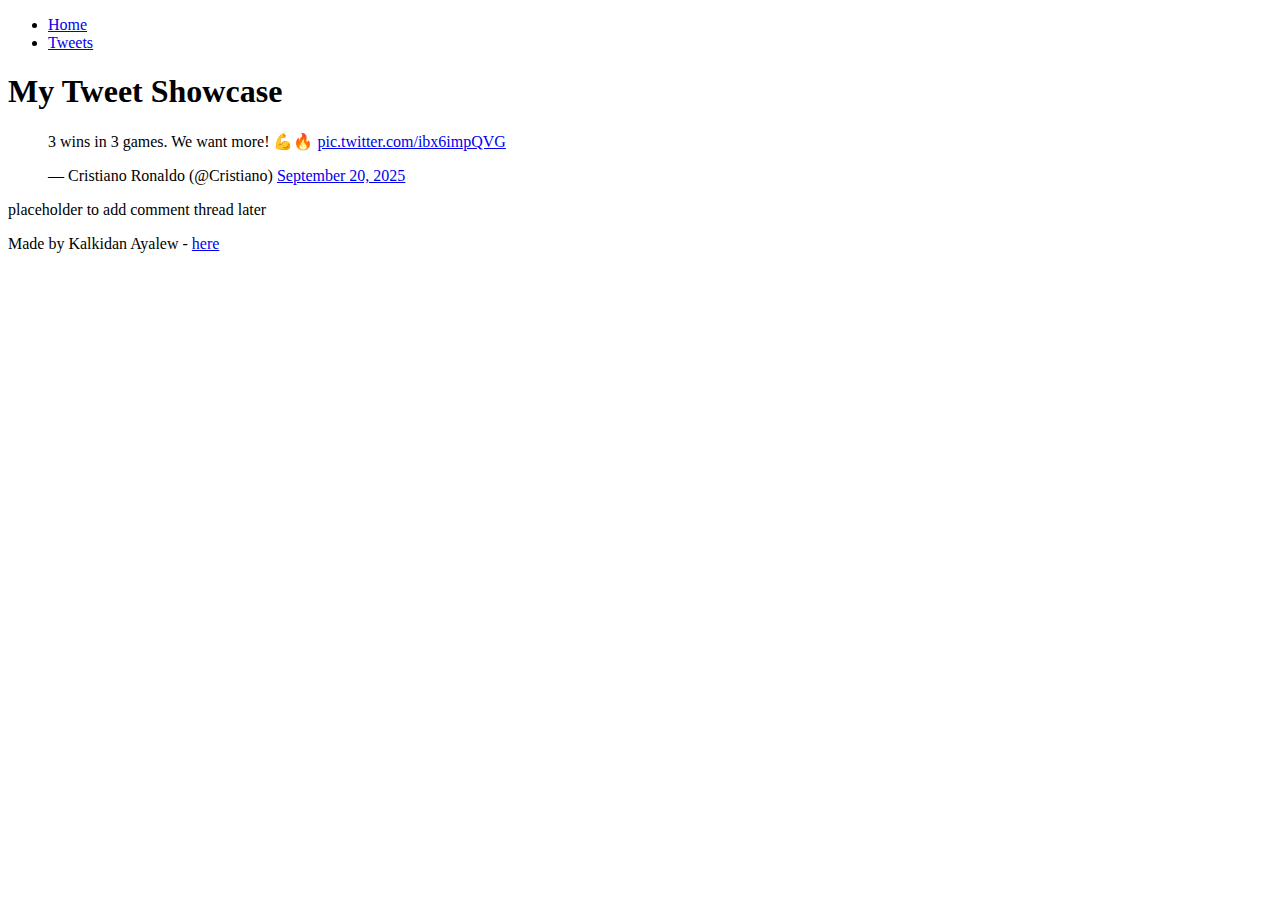
<file: css_basic/tweets.html>
<!DOCTYPE html>
<html lang="en">
<head>
  <meta charset="UTF-8">
  <title>My Tweets</title>
  <link href="base.css" rel="stylesheet">
  <link href="styles.css" rel="stylesheet">
</head>
<body>
  <header>
    <ul>
      <li><a href="index.html">Home</a></li>
      <li><a href="tweets.html">Tweets</a></li>
    </ul>
  </header>
  <main>
    <article>
      <h1>My Tweet Showcase</h1>
       <blockquote class="twitter-tweet"><p lang="en" dir="ltr">3 wins in 3 games. We want more! 💪🔥 <a href="https://t.co/ibx6impQVG">pic.twitter.com/ibx6impQVG</a></p>&mdash; Cristiano Ronaldo (@Cristiano) <a href="https://twitter.com/Cristiano/status/1969515101808984208?ref_src=twsrc%5Etfw">September 20, 2025</a></blockquote> <script async src="https://platform.twitter.com/widgets.js" charset="utf-8"></script>
      <script async src="https://platform.twitter.com/widgets.js" charset="utf-8"></script>
    </article>

    <aside>
      <p>placeholder to add comment thread later</p>
    </aside>
  </main>
  <footer>
    <p>Made by Kalkidan Ayalew - <a href="https://www.alxafrica.com/" target="_blank">here</a></p>
  </footer>
</body>
</html>
</file>
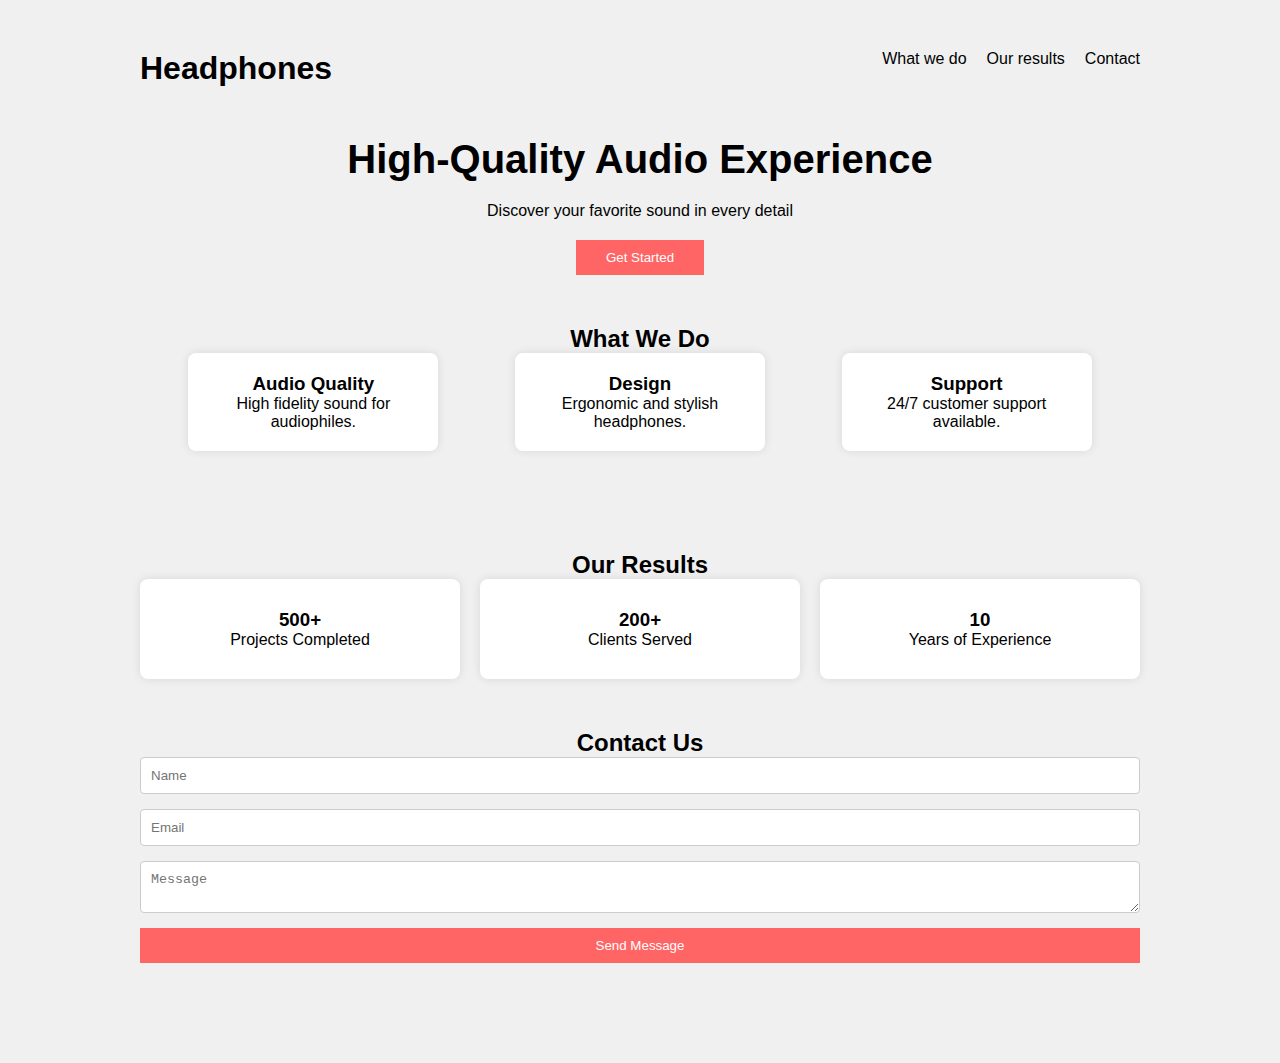
<file: headphones/3-index.html>
<!-- 0-index.html -->
<!DOCTYPE html>
<html lang="en">
<head>
  <meta charset="UTF-8">
  <meta name="viewport" content="width=device-width, initial-scale=1.0">
  <title>Headphones Project</title>
  <link rel="stylesheet" href="3-styles.css">
</head>
<body>
  <header class="hero">
    <nav class="nav">
      <h1 class="logo">Headphones</h1>
      <ul class="nav-links">
        <li><a href="#what-we-do">What we do</a></li>
        <li><a href="#our-results">Our results</a></li>
        <li><a href="#contact">Contact</a></li>
      </ul>
    </nav>
    <div class="hero-content">
      <h2>High-Quality Audio Experience</h2>
      <p>Discover your favorite sound in every detail</p>
      <button>Get Started</button>
    </div>
    <!-- 1-index.html -->
<section id="what-we-do" class="what-we-do">
  <h2>What We Do</h2>
  <div class="cards">
    <div class="card">
      <i class="icon icon-speaker"></i>
      <h3>Audio Quality</h3>
      <p>High fidelity sound for audiophiles.</p>
    </div>
    <div class="card">
      <i class="icon icon-design"></i>
      <h3>Design</h3>
      <p>Ergonomic and stylish headphones.</p>
    </div>
    <div class="card">
      <i class="icon icon-support"></i>
      <h3>Support</h3>
      <p>24/7 customer support available.</p>
    </div>
  </div>
</section>
<section id="our-results" class="our-results">
  <h2>Our Results</h2>
  <div class="results-cards">
    <div class="result-card">
      <h3>500+</h3>
      <p>Projects Completed</p>
    </div>
    <div class="result-card">
      <h3>200+</h3>
      <p>Clients Served</p>
    </div>
    <div class="result-card">
      <h3>10</h3>
      <p>Years of Experience</p>
    </div>
  </div>
</section>
<section id="contact" class="contact">
  <h2>Contact Us</h2>
  <form>
    <input type="text" placeholder="Name" required>
    <input type="email" placeholder="Email" required>
    <textarea placeholder="Message" required></textarea>
    <button type="submit">Send Message</button>
  </form>
</section>

  </header>
</body>
</html>
</file>
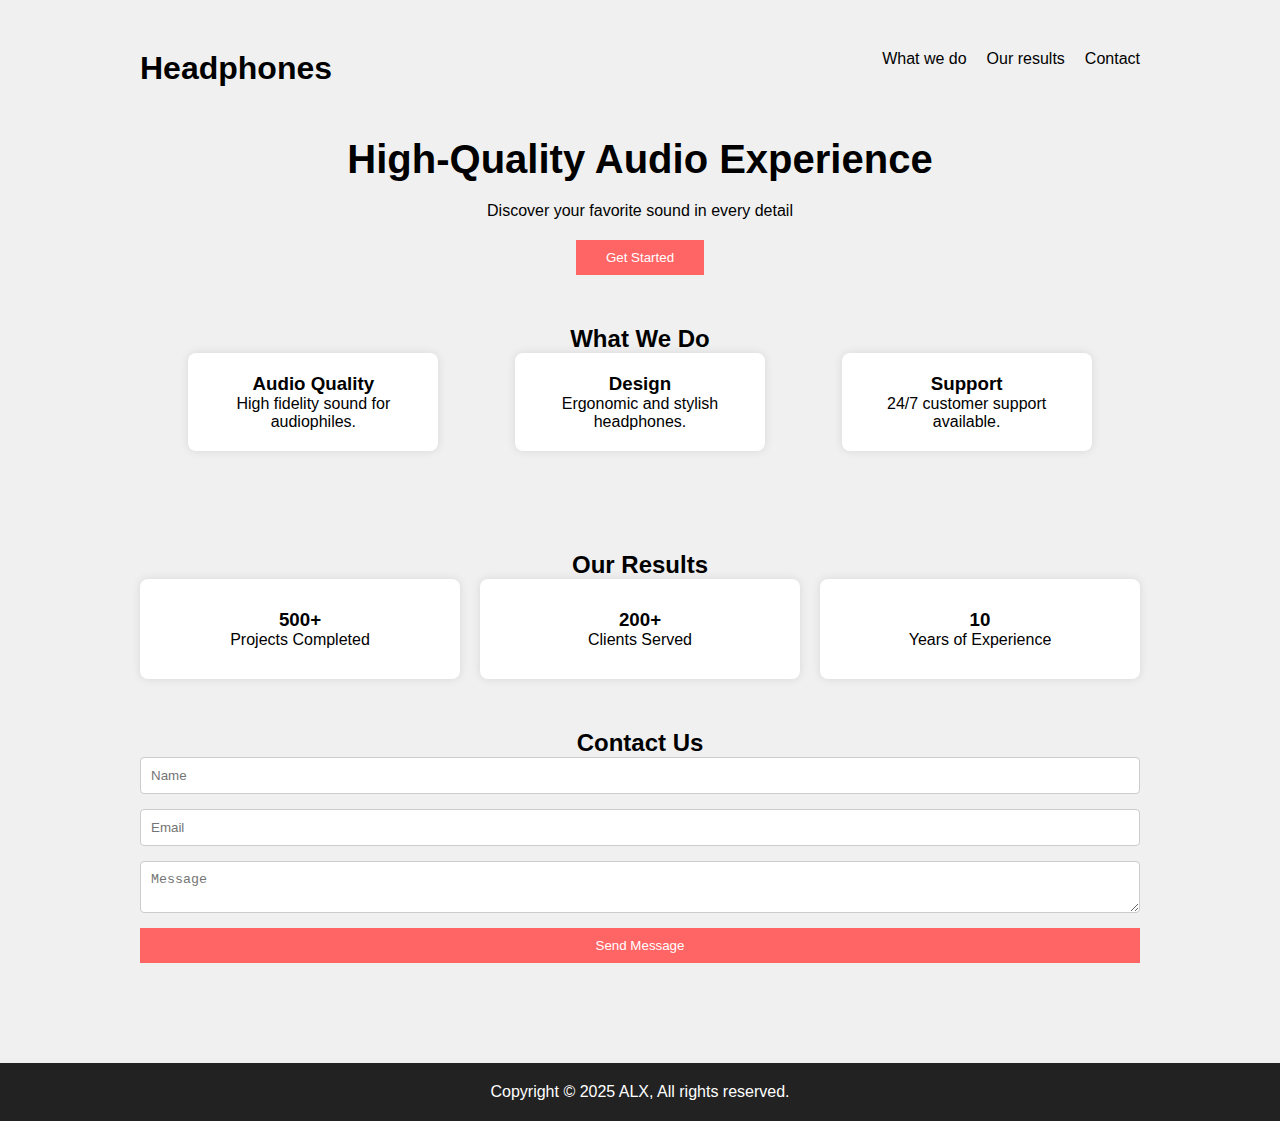
<file: headphones/4-index.html>
<!-- 0-index.html -->
<!DOCTYPE html>
<html lang="en">
<head>
  <meta charset="UTF-8">
  <meta name="viewport" content="width=device-width, initial-scale=1.0">
  <title>Headphones Project</title>
  <link rel="stylesheet" href="4-styles.css">
</head>
<body>
  <header class="hero">
    <nav class="nav">
      <h1 class="logo">Headphones</h1>
      <ul class="nav-links">
        <li><a href="#what-we-do">What we do</a></li>
        <li><a href="#our-results">Our results</a></li>
        <li><a href="#contact">Contact</a></li>
      </ul>
    </nav>
    <div class="hero-content">
      <h2>High-Quality Audio Experience</h2>
      <p>Discover your favorite sound in every detail</p>
      <button>Get Started</button>
    </div>
    <!-- 1-index.html -->
<section id="what-we-do" class="what-we-do">
  <h2>What We Do</h2>
  <div class="cards">
    <div class="card">
      <i class="icon icon-speaker"></i>
      <h3>Audio Quality</h3>
      <p>High fidelity sound for audiophiles.</p>
    </div>
    <div class="card">
      <i class="icon icon-design"></i>
      <h3>Design</h3>
      <p>Ergonomic and stylish headphones.</p>
    </div>
    <div class="card">
      <i class="icon icon-support"></i>
      <h3>Support</h3>
      <p>24/7 customer support available.</p>
    </div>
  </div>
</section>
<section id="our-results" class="our-results">
  <h2>Our Results</h2>
  <div class="results-cards">
    <div class="result-card">
      <h3>500+</h3>
      <p>Projects Completed</p>
    </div>
    <div class="result-card">
      <h3>200+</h3>
      <p>Clients Served</p>
    </div>
    <div class="result-card">
      <h3>10</h3>
      <p>Years of Experience</p>
    </div>
  </div>
</section>
<section id="contact" class="contact">
  <h2>Contact Us</h2>
  <form>
    <input type="text" placeholder="Name" required>
    <input type="email" placeholder="Email" required>
    <textarea placeholder="Message" required></textarea>
    <button type="submit">Send Message</button>
  </form>
</section>

  </header>
  <footer class="footer">
  <p>Copyright © 2025 ALX, All rights reserved.</p>
</footer>

</body>
</html>
</file>
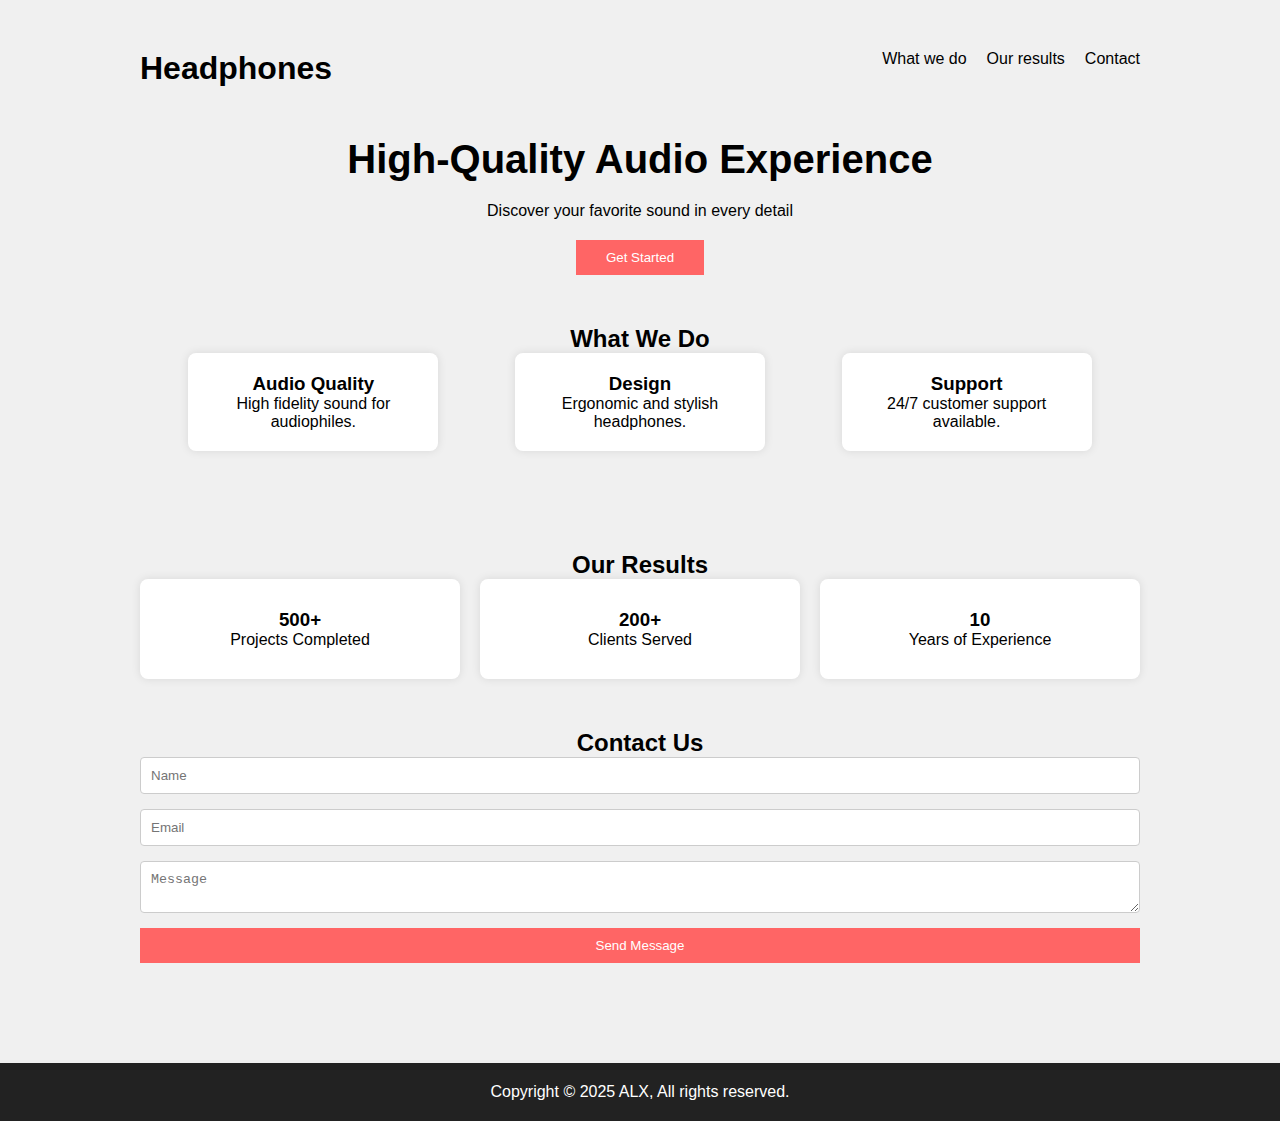
<file: headphones/6-index.html>
<!-- 0-index.html -->
<!DOCTYPE html>
<html lang="en">
<head>
  <meta charset="UTF-8">
  <meta name="viewport" content="width=device-width, initial-scale=1.0">
  <title>Headphones Project</title>
  <link rel="stylesheet" href="6-styles.css">
</head>
<body>
  <header class="hero">
    <nav class="nav">
      <h1 class="logo">Headphones</h1>
      <ul class="nav-links">
        <li><a href="#what-we-do">What we do</a></li>
        <li><a href="#our-results">Our results</a></li>
        <li><a href="#contact">Contact</a></li>
      </ul>
    </nav>
    <div class="hero-content">
      <h2>High-Quality Audio Experience</h2>
      <p>Discover your favorite sound in every detail</p>
      <button>Get Started</button>
    </div>
    <!-- 1-index.html -->
<section id="what-we-do" class="what-we-do">
  <h2>What We Do</h2>
  <div class="cards">
    <div class="card">
      <i class="icon icon-speaker"></i>
      <h3>Audio Quality</h3>
      <p>High fidelity sound for audiophiles.</p>
    </div>
    <div class="card">
      <i class="icon icon-design"></i>
      <h3>Design</h3>
      <p>Ergonomic and stylish headphones.</p>
    </div>
    <div class="card">
      <i class="icon icon-support"></i>
      <h3>Support</h3>
      <p>24/7 customer support available.</p>
    </div>
  </div>
</section>
<section id="our-results" class="our-results">
  <h2>Our Results</h2>
  <div class="results-cards">
    <div class="result-card">
      <h3>500+</h3>
      <p>Projects Completed</p>
    </div>
    <div class="result-card">
      <h3>200+</h3>
      <p>Clients Served</p>
    </div>
    <div class="result-card">
      <h3>10</h3>
      <p>Years of Experience</p>
    </div>
  </div>
</section>
<section id="contact" class="contact">
  <h2>Contact Us</h2>
  <form>
    <input type="text" placeholder="Name" required>
    <input type="email" placeholder="Email" required>
    <textarea placeholder="Message" required></textarea>
    <button type="submit">Send Message</button>
  </form>
</section>

  </header>
  <footer class="footer">
  <p>Copyright © 2025 ALX, All rights reserved.</p>
</footer>
<div class="pentagon"></div>

</body>
</html>
</file>
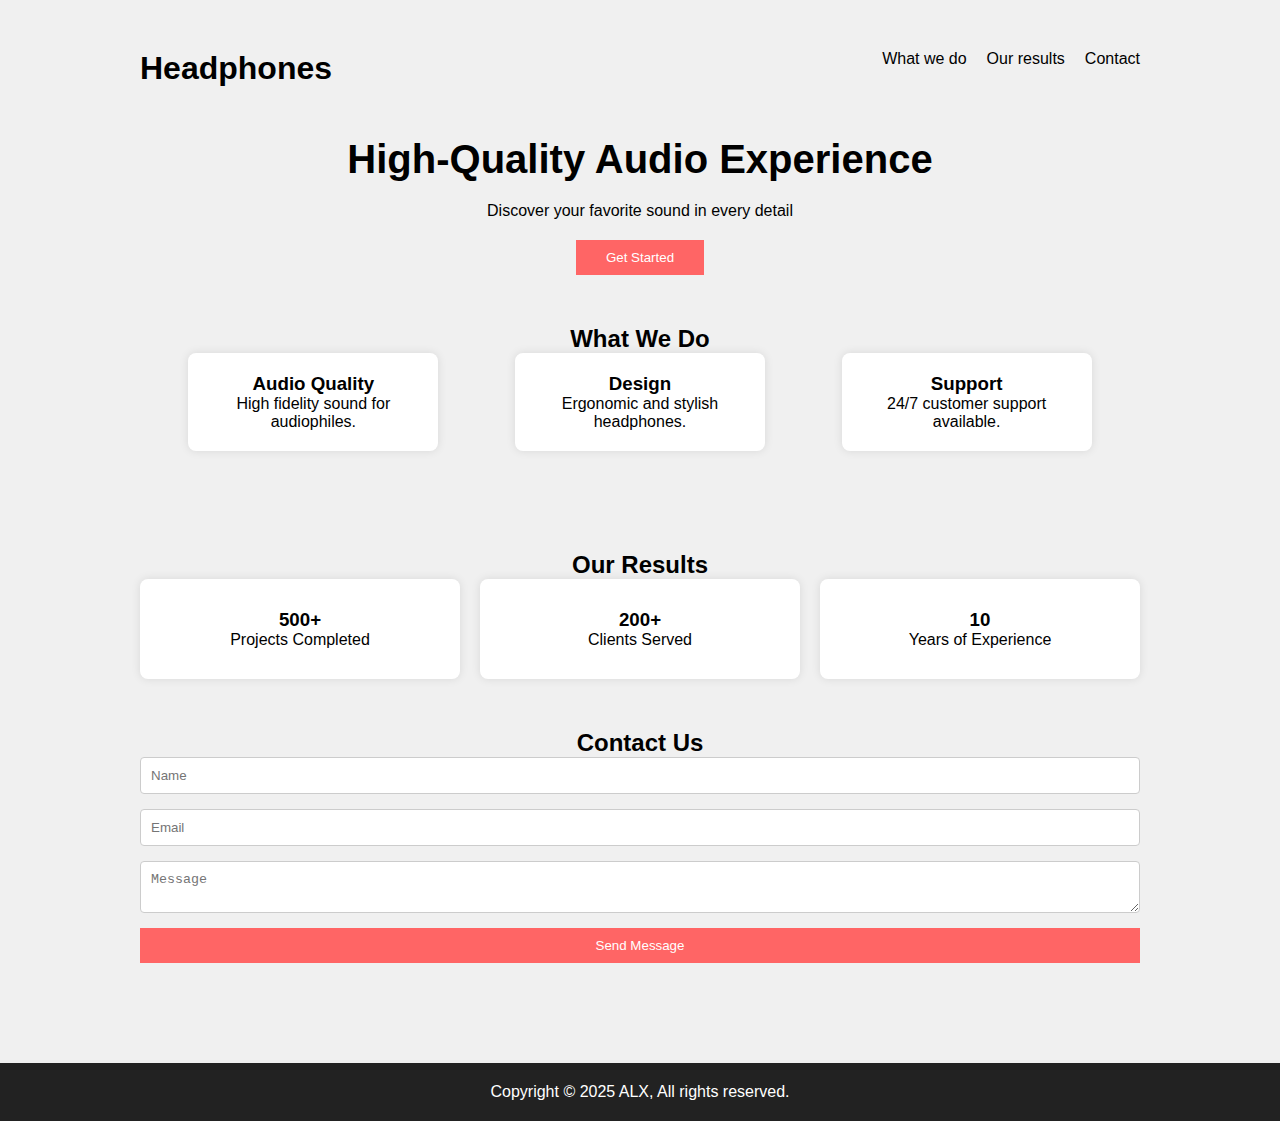
<file: headphones/7-index.html>
<!-- 0-index.html -->
<!DOCTYPE html>
<html lang="en">
<head>
  <meta charset="UTF-8">
  <meta name="viewport" content="width=device-width, initial-scale=1.0">
  <title>Headphones Project</title>
  <link rel="stylesheet" href="7-styles.css">
</head>
<body>
  <header class="hero">
    <nav class="nav">
      <h1 class="logo">Headphones</h1>
      <ul class="nav-links">
        <li><a href="#what-we-do">What we do</a></li>
        <li><a href="#our-results">Our results</a></li>
        <li><a href="#contact">Contact</a></li>
      </ul>
    </nav>
    <div class="hero-content">
      <h2>High-Quality Audio Experience</h2>
      <p>Discover your favorite sound in every detail</p>
      <button>Get Started</button>
    </div>
    <!-- 1-index.html -->
<section id="what-we-do" class="what-we-do">
  <h2>What We Do</h2>
  <div class="cards">
    <div class="card">
      <i class="icon icon-speaker"></i>
      <h3>Audio Quality</h3>
      <p>High fidelity sound for audiophiles.</p>
    </div>
    <div class="card">
      <i class="icon icon-design"></i>
      <h3>Design</h3>
      <p>Ergonomic and stylish headphones.</p>
    </div>
    <div class="card">
      <i class="icon icon-support"></i>
      <h3>Support</h3>
      <p>24/7 customer support available.</p>
    </div>
  </div>
</section>
<section id="our-results" class="our-results">
  <h2>Our Results</h2>
  <div class="results-cards">
    <div class="result-card">
      <h3>500+</h3>
      <p>Projects Completed</p>
    </div>
    <div class="result-card">
      <h3>200+</h3>
      <p>Clients Served</p>
    </div>
    <div class="result-card">
      <h3>10</h3>
      <p>Years of Experience</p>
    </div>
  </div>
</section>
<section id="contact" class="contact">
  <h2>Contact Us</h2>
  <form>
    <input type="text" placeholder="Name" required>
    <input type="email" placeholder="Email" required>
    <textarea placeholder="Message" required></textarea>
    <button type="submit">Send Message</button>
  </form>
</section>

  </header>
  <footer class="footer">
  <p>Copyright © 2025 ALX, All rights reserved.</p>
</footer>
<div class="pentagon"></div>

</body>
</html>
</file>
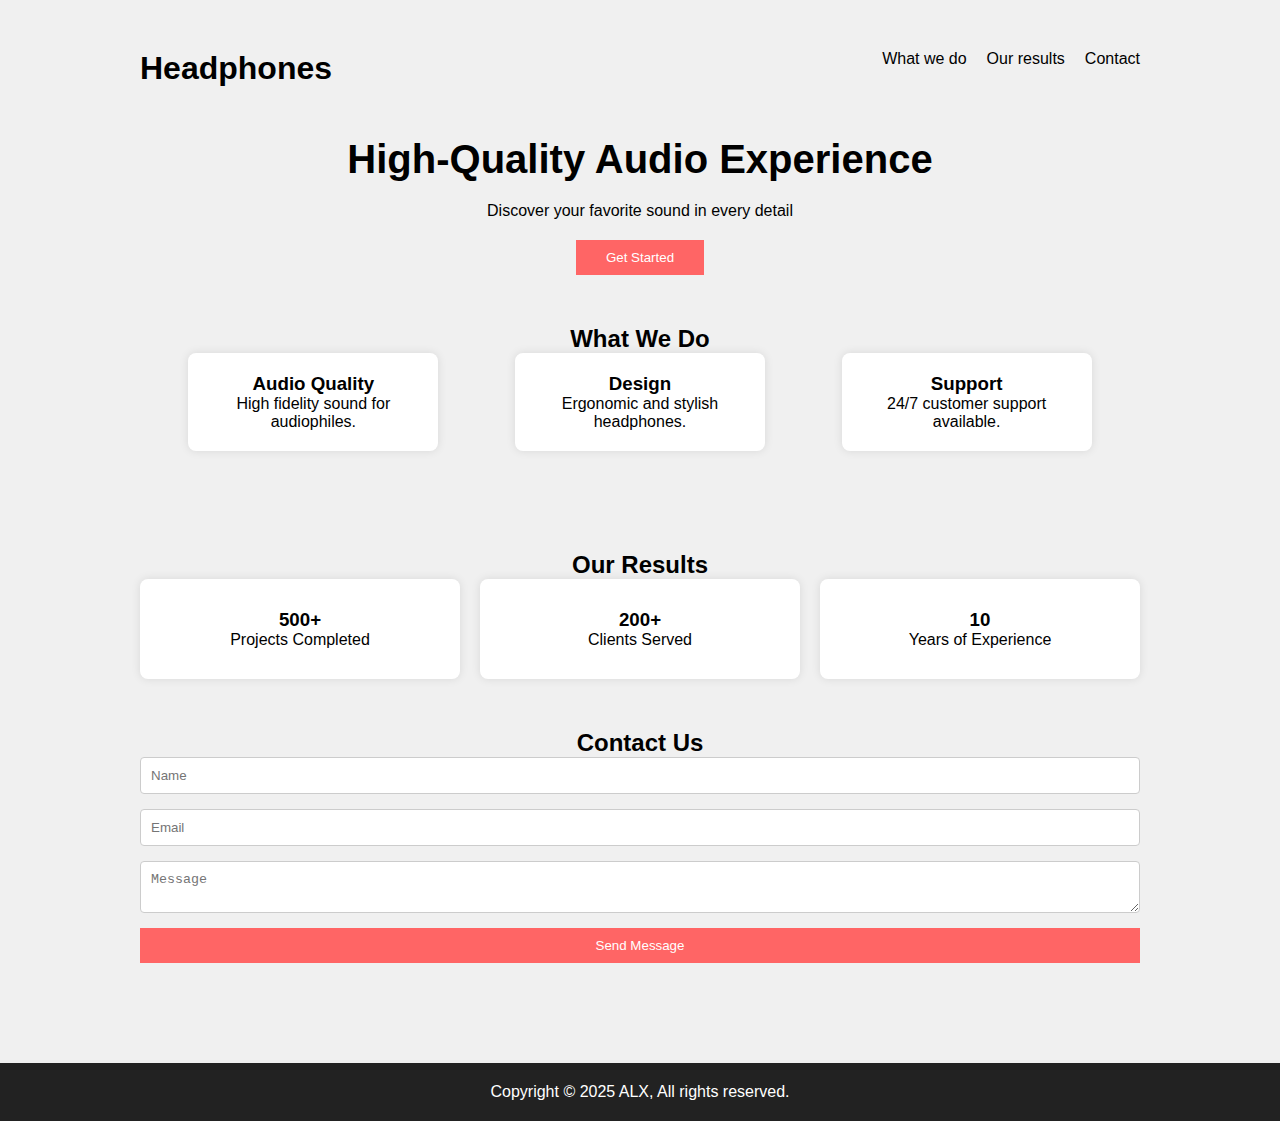
<file: headphones/8-index.html>
<!-- 0-index.html -->
<!DOCTYPE html>
<html lang="en">
<head>
  <meta charset="UTF-8">
  <meta name="viewport" content="width=device-width, initial-scale=1.0">
  <title>Headphones Project</title>
  <link rel="stylesheet" href="8-styles.css">
</head>
<body>
  <header class="hero">
    <nav class="nav">
      <h1 class="logo">Headphones</h1>
      <ul class="nav-links">
        <li><a href="#what-we-do">What we do</a></li>
        <li><a href="#our-results">Our results</a></li>
        <li><a href="#contact">Contact</a></li>
      </ul>
    </nav>
    <div class="hero-content">
      <h2>High-Quality Audio Experience</h2>
      <p>Discover your favorite sound in every detail</p>
      <button>Get Started</button>
    </div>
    <!-- 1-index.html -->
<section id="what-we-do" class="what-we-do">
  <h2>What We Do</h2>
  <div class="cards">
    <div class="card">
      <i class="icon icon-speaker"></i>
      <h3>Audio Quality</h3>
      <p>High fidelity sound for audiophiles.</p>
    </div>
    <div class="card">
      <i class="icon icon-design"></i>
      <h3>Design</h3>
      <p>Ergonomic and stylish headphones.</p>
    </div>
    <div class="card">
      <i class="icon icon-support"></i>
      <h3>Support</h3>
      <p>24/7 customer support available.</p>
    </div>
  </div>
</section>
<section id="our-results" class="our-results">
  <h2>Our Results</h2>
  <div class="results-cards">
    <div class="result-card">
      <h3>500+</h3>
      <p>Projects Completed</p>
    </div>
    <div class="result-card">
      <h3>200+</h3>
      <p>Clients Served</p>
    </div>
    <div class="result-card">
      <h3>10</h3>
      <p>Years of Experience</p>
    </div>
  </div>
</section>
<section id="contact" class="contact">
  <h2>Contact Us</h2>
  <form>
    <input type="text" placeholder="Name" required>
    <input type="email" placeholder="Email" required>
    <textarea placeholder="Message" required></textarea>
    <button type="submit">Send Message</button>
  </form>
</section>

  </header>
  <footer class="footer">
  <p>Copyright © 2025 ALX, All rights reserved.</p>
</footer>
<div class="pentagon"></div>
<!-- Add to nav -->
<div class="hamburger">&#9776;</div>
<script src="8-script.js"></script>

</body>
</html>
</file>
<file: css_basic/base.css>

</file>
<file: css_basic/styles.css>

</file>
<file: headphones/3-styles.css>
/* 1-styles.css */
:root {
  --primary-color: #FF6565;
  --max-width: 1000px;
}

* {
  margin: 0;
  padding: 0;
  box-sizing: border-box;
}

body {
  font-family: 'Source Sans Pro', sans-serif;
}

.hero {
  text-align: center;
  background: #f0f0f0;
  padding: 50px 20px;
}

.nav {
  display: flex;
  justify-content: space-between;
  max-width: var(--max-width);
  margin: 0 auto 50px auto;
}

.nav-links {
  list-style: none;
  display: flex;
  gap: 20px;
}

.nav-links a {
  text-decoration: none;
  color: #000;
  transition: 0.3s;
}

.nav-links a:hover {
  color: var(--primary-color);
}

.hero-content h2 {
  font-size: 2.5rem;
  margin-bottom: 20px;
}

.hero-content p {
  margin-bottom: 20px;
}

button {
  padding: 10px 30px;
  border: none;
  background-color: var(--primary-color);
  color: #fff;
  cursor: pointer;
  transition: 0.3s;
}

button:hover {
  opacity: 0.9;
}

/* Mobile */
@media (max-width: 480px) {
  .nav {
    flex-direction: column;
  }
}
/* 1-styles.css */
.what-we-do {
  max-width: var(--max-width);
  margin: 0 auto;
  padding: 50px 20px;
  text-align: center;
}

.cards {
  display: flex;
  justify-content: space-around;
  flex-wrap: wrap;
  gap: 20px;
}

.card {
  background: #fff;
  padding: 20px;
  width: 250px;
  border-radius: 8px;
  box-shadow: 0 0 10px rgba(0,0,0,0.1);
}

.card i {
  font-size: 2rem;
  color: var(--primary-color);
  margin-bottom: 10px;
}

/* Mobile */
@media (max-width: 480px) {
  .cards {
    flex-direction: column;
    align-items: center;
  }
}
/* 2-styles.css */
.our-results {
  max-width: var(--max-width);
  margin: 50px auto;
  text-align: center;
}

.results-cards {
  display: flex;
  justify-content: space-around;
  gap: 20px;
  flex-wrap: wrap;
}

.result-card {
  background: #fff;
  padding: 30px 20px;
  border-radius: 8px;
  box-shadow: 0 0 10px rgba(0,0,0,0.1);
  flex: 1 1 200px;
}
/* 3-styles.css */
.contact {
  max-width: var(--max-width);
  margin: 50px auto;
  text-align: center;
}

.contact form {
  display: flex;
  flex-direction: column;
  gap: 15px;
}

.contact input, .contact textarea {
  padding: 10px;
  border: 1px solid #ccc;
  border-radius: 4px;
}

.contact button {
  background: var(--primary-color);
  color: #fff;
  border: none;
  cursor: pointer;
  padding: 10px;
}

.contact button:hover {
  opacity: 0.9;
}
</file>
<file: headphones/4-styles.css>
/* 1-styles.css */
:root {
  --primary-color: #FF6565;
  --max-width: 1000px;
}

* {
  margin: 0;
  padding: 0;
  box-sizing: border-box;
}

body {
  font-family: 'Source Sans Pro', sans-serif;
}

.hero {
  text-align: center;
  background: #f0f0f0;
  padding: 50px 20px;
}

.nav {
  display: flex;
  justify-content: space-between;
  max-width: var(--max-width);
  margin: 0 auto 50px auto;
}

.nav-links {
  list-style: none;
  display: flex;
  gap: 20px;
}

.nav-links a {
  text-decoration: none;
  color: #000;
  transition: 0.3s;
}

.nav-links a:hover {
  color: var(--primary-color);
}

.hero-content h2 {
  font-size: 2.5rem;
  margin-bottom: 20px;
}

.hero-content p {
  margin-bottom: 20px;
}

button {
  padding: 10px 30px;
  border: none;
  background-color: var(--primary-color);
  color: #fff;
  cursor: pointer;
  transition: 0.3s;
}

button:hover {
  opacity: 0.9;
}

/* Mobile */
@media (max-width: 480px) {
  .nav {
    flex-direction: column;
  }
}
/* 1-styles.css */
.what-we-do {
  max-width: var(--max-width);
  margin: 0 auto;
  padding: 50px 20px;
  text-align: center;
}

.cards {
  display: flex;
  justify-content: space-around;
  flex-wrap: wrap;
  gap: 20px;
}

.card {
  background: #fff;
  padding: 20px;
  width: 250px;
  border-radius: 8px;
  box-shadow: 0 0 10px rgba(0,0,0,0.1);
}

.card i {
  font-size: 2rem;
  color: var(--primary-color);
  margin-bottom: 10px;
}

/* Mobile */
@media (max-width: 480px) {
  .cards {
    flex-direction: column;
    align-items: center;
  }
}
/* 2-styles.css */
.our-results {
  max-width: var(--max-width);
  margin: 50px auto;
  text-align: center;
}

.results-cards {
  display: flex;
  justify-content: space-around;
  gap: 20px;
  flex-wrap: wrap;
}

.result-card {
  background: #fff;
  padding: 30px 20px;
  border-radius: 8px;
  box-shadow: 0 0 10px rgba(0,0,0,0.1);
  flex: 1 1 200px;
}
/* 3-styles.css */
.contact {
  max-width: var(--max-width);
  margin: 50px auto;
  text-align: center;
}

.contact form {
  display: flex;
  flex-direction: column;
  gap: 15px;
}

.contact input, .contact textarea {
  padding: 10px;
  border: 1px solid #ccc;
  border-radius: 4px;
}

.contact button {
  background: var(--primary-color);
  color: #fff;
  border: none;
  cursor: pointer;
  padding: 10px;
}

.contact button:hover {
  opacity: 0.9;
}
/* 4-styles.css */
.footer {
  text-align: center;
  padding: 20px;
  background: #222;
  color: #fff;
}
</file>
<file: headphones/6-styles.css>
/* 1-styles.css */
:root {
  --primary-color: #FF6565;
  --max-width: 1000px;
}

* {
  margin: 0;
  padding: 0;
  box-sizing: border-box;
}

body {
  font-family: 'Source Sans Pro', sans-serif;
}

.hero {
  text-align: center;
  background: #f0f0f0;
  padding: 50px 20px;
}

.nav {
  display: flex;
  justify-content: space-between;
  max-width: var(--max-width);
  margin: 0 auto 50px auto;
}

.nav-links {
  list-style: none;
  display: flex;
  gap: 20px;
}

.nav-links a {
  text-decoration: none;
  color: #000;
  transition: 0.3s;
}

.nav-links a:hover {
  color: var(--primary-color);
}

.hero-content h2 {
  font-size: 2.5rem;
  margin-bottom: 20px;
}

.hero-content p {
  margin-bottom: 20px;
}

button {
  padding: 10px 30px;
  border: none;
  background-color: var(--primary-color);
  color: #fff;
  cursor: pointer;
  transition: 0.3s;
}

button:hover {
  opacity: 0.9;
}

/* Mobile */
@media (max-width: 480px) {
  .nav {
    flex-direction: column;
  }
}
/* 1-styles.css */
.what-we-do {
  max-width: var(--max-width);
  margin: 0 auto;
  padding: 50px 20px;
  text-align: center;
}

.cards {
  display: flex;
  justify-content: space-around;
  flex-wrap: wrap;
  gap: 20px;
}

.card {
  background: #fff;
  padding: 20px;
  width: 250px;
  border-radius: 8px;
  box-shadow: 0 0 10px rgba(0,0,0,0.1);
}

.card i {
  font-size: 2rem;
  color: var(--primary-color);
  margin-bottom: 10px;
}

/* Mobile */
@media (max-width: 480px) {
  .cards {
    flex-direction: column;
    align-items: center;
  }
}
/* 2-styles.css */
.our-results {
  max-width: var(--max-width);
  margin: 50px auto;
  text-align: center;
}

.results-cards {
  display: flex;
  justify-content: space-around;
  gap: 20px;
  flex-wrap: wrap;
}

.result-card {
  background: #fff;
  padding: 30px 20px;
  border-radius: 8px;
  box-shadow: 0 0 10px rgba(0,0,0,0.1);
  flex: 1 1 200px;
}
/* 3-styles.css */
.contact {
  max-width: var(--max-width);
  margin: 50px auto;
  text-align: center;
}

.contact form {
  display: flex;
  flex-direction: column;
  gap: 15px;
}

.contact input, .contact textarea {
  padding: 10px;
  border: 1px solid #ccc;
  border-radius: 4px;
}

.contact button {
  background: var(--primary-color);
  color: #fff;
  border: none;
  cursor: pointer;
  padding: 10px;
}

.contact button:hover {
  opacity: 0.9;
}
/* 4-styles.css */
.footer {
  text-align: center;
  padding: 20px;
  background: #222;
  color: #fff;
}
.pentagon {
  width: 100px;
  background: var(--primary-color);
  clip-path: polygon(50% 0%, 100% 38%, 82% 100%, 18% 100%, 0% 38%);
  margin: 20px auto;
}
</file>
<file: headphones/7-styles.css>
/* 1-styles.css */
:root {
  --primary-color: #FF6565;
  --max-width: 1000px;
}

* {
  margin: 0;
  padding: 0;
  box-sizing: border-box;
}

body {
  font-family: 'Source Sans Pro', sans-serif;
}

.hero {
  text-align: center;
  background: #f0f0f0;
  padding: 50px 20px;
}

.nav {
  display: flex;
  justify-content: space-between;
  max-width: var(--max-width);
  margin: 0 auto 50px auto;
}

.nav-links {
  list-style: none;
  display: flex;
  gap: 20px;
}

.nav-links a {
  text-decoration: none;
  color: #000;
  transition: 0.3s;
}

.nav-links a:hover {
  color: var(--primary-color);
}

.hero-content h2 {
  font-size: 2.5rem;
  margin-bottom: 20px;
}

.hero-content p {
  margin-bottom: 20px;
}

button {
  padding: 10px 30px;
  border: none;
  background-color: var(--primary-color);
  color: #fff;
  cursor: pointer;
  transition: 0.3s;
}

button:hover {
  opacity: 0.9;
}

/* Mobile */
@media (max-width: 480px) {
  .nav {
    flex-direction: column;
  }
}
/* 1-styles.css */
.what-we-do {
  max-width: var(--max-width);
  margin: 0 auto;
  padding: 50px 20px;
  text-align: center;
}

.cards {
  display: flex;
  justify-content: space-around;
  flex-wrap: wrap;
  gap: 20px;
}

.card {
  background: #fff;
  padding: 20px;
  width: 250px;
  border-radius: 8px;
  box-shadow: 0 0 10px rgba(0,0,0,0.1);
}

.card i {
  font-size: 2rem;
  color: var(--primary-color);
  margin-bottom: 10px;
}

/* Mobile */
@media (max-width: 480px) {
  .cards {
    flex-direction: column;
    align-items: center;
  }
}
/* 2-styles.css */
.our-results {
  max-width: var(--max-width);
  margin: 50px auto;
  text-align: center;
}

.results-cards {
  display: flex;
  justify-content: space-around;
  gap: 20px;
  flex-wrap: wrap;
}

.result-card {
  background: #fff;
  padding: 30px 20px;
  border-radius: 8px;
  box-shadow: 0 0 10px rgba(0,0,0,0.1);
  flex: 1 1 200px;
}
/* 3-styles.css */
.contact {
  max-width: var(--max-width);
  margin: 50px auto;
  text-align: center;
}

.contact form {
  display: flex;
  flex-direction: column;
  gap: 15px;
}

.contact input, .contact textarea {
  padding: 10px;
  border: 1px solid #ccc;
  border-radius: 4px;
}

.contact button {
  background: var(--primary-color);
  color: #fff;
  border: none;
  cursor: pointer;
  padding: 10px;
}

.contact button:hover {
  opacity: 0.9;
}
/* 4-styles.css */
.footer {
  text-align: center;
  padding: 20px;
  background: #222;
  color: #fff;
}
.pentagon {
  width: 100px;
  background: var(--primary-color);
  clip-path: polygon(50% 0%, 100% 38%, 82% 100%, 18% 100%, 0% 38%);
  margin: 20px auto;
}
.card, .result-card {
  transition: transform 0.3s ease, opacity 0.3s ease;
}

.card:hover, .result-card:hover {
  transform: scale(1.05) rotate(2deg);
  opacity: 0.9;
}
</file>
<file: headphones/8-styles.css>
/* 1-styles.css */
:root {
  --primary-color: #FF6565;
  --max-width: 1000px;
}

* {
  margin: 0;
  padding: 0;
  box-sizing: border-box;
}

body {
  font-family: 'Source Sans Pro', sans-serif;
}

.hero {
  text-align: center;
  background: #f0f0f0;
  padding: 50px 20px;
}

.nav {
  display: flex;
  justify-content: space-between;
  max-width: var(--max-width);
  margin: 0 auto 50px auto;
}

.nav-links {
  list-style: none;
  display: flex;
  gap: 20px;
}

.nav-links a {
  text-decoration: none;
  color: #000;
  transition: 0.3s;
}

.nav-links a:hover {
  color: var(--primary-color);
}

.hero-content h2 {
  font-size: 2.5rem;
  margin-bottom: 20px;
}

.hero-content p {
  margin-bottom: 20px;
}

button {
  padding: 10px 30px;
  border: none;
  background-color: var(--primary-color);
  color: #fff;
  cursor: pointer;
  transition: 0.3s;
}

button:hover {
  opacity: 0.9;
}

/* Mobile */
@media (max-width: 480px) {
  .nav {
    flex-direction: column;
  }
}
/* 1-styles.css */
.what-we-do {
  max-width: var(--max-width);
  margin: 0 auto;
  padding: 50px 20px;
  text-align: center;
}

.cards {
  display: flex;
  justify-content: space-around;
  flex-wrap: wrap;
  gap: 20px;
}

.card {
  background: #fff;
  padding: 20px;
  width: 250px;
  border-radius: 8px;
  box-shadow: 0 0 10px rgba(0,0,0,0.1);
}

.card i {
  font-size: 2rem;
  color: var(--primary-color);
  margin-bottom: 10px;
}

/* Mobile */
@media (max-width: 480px) {
  .cards {
    flex-direction: column;
    align-items: center;
  }
}
/* 2-styles.css */
.our-results {
  max-width: var(--max-width);
  margin: 50px auto;
  text-align: center;
}

.results-cards {
  display: flex;
  justify-content: space-around;
  gap: 20px;
  flex-wrap: wrap;
}

.result-card {
  background: #fff;
  padding: 30px 20px;
  border-radius: 8px;
  box-shadow: 0 0 10px rgba(0,0,0,0.1);
  flex: 1 1 200px;
}
/* 3-styles.css */
.contact {
  max-width: var(--max-width);
  margin: 50px auto;
  text-align: center;
}

.contact form {
  display: flex;
  flex-direction: column;
  gap: 15px;
}

.contact input, .contact textarea {
  padding: 10px;
  border: 1px solid #ccc;
  border-radius: 4px;
}

.contact button {
  background: var(--primary-color);
  color: #fff;
  border: none;
  cursor: pointer;
  padding: 10px;
}

.contact button:hover {
  opacity: 0.9;
}
/* 4-styles.css */
.footer {
  text-align: center;
  padding: 20px;
  background: #222;
  color: #fff;
}
.pentagon {
  width: 100px;
  background: var(--primary-color);
  clip-path: polygon(50% 0%, 100% 38%, 82% 100%, 18% 100%, 0% 38%);
  margin: 20px auto;
}
.card, .result-card {
  transition: transform 0.3s ease, opacity 0.3s ease;
}

.card:hover, .result-card:hover {
  transform: scale(1.05) rotate(2deg);
  opacity: 0.9;
}
/* 8-styles.css */
.hamburger {
  display: none;
  font-size: 2rem;
  cursor: pointer;
}

@media (max-width: 480px) {
  .nav-links {
    display: none;
    flex-direction: column;
  }
  .hamburger {
    display: block;
  }
}
</file>
